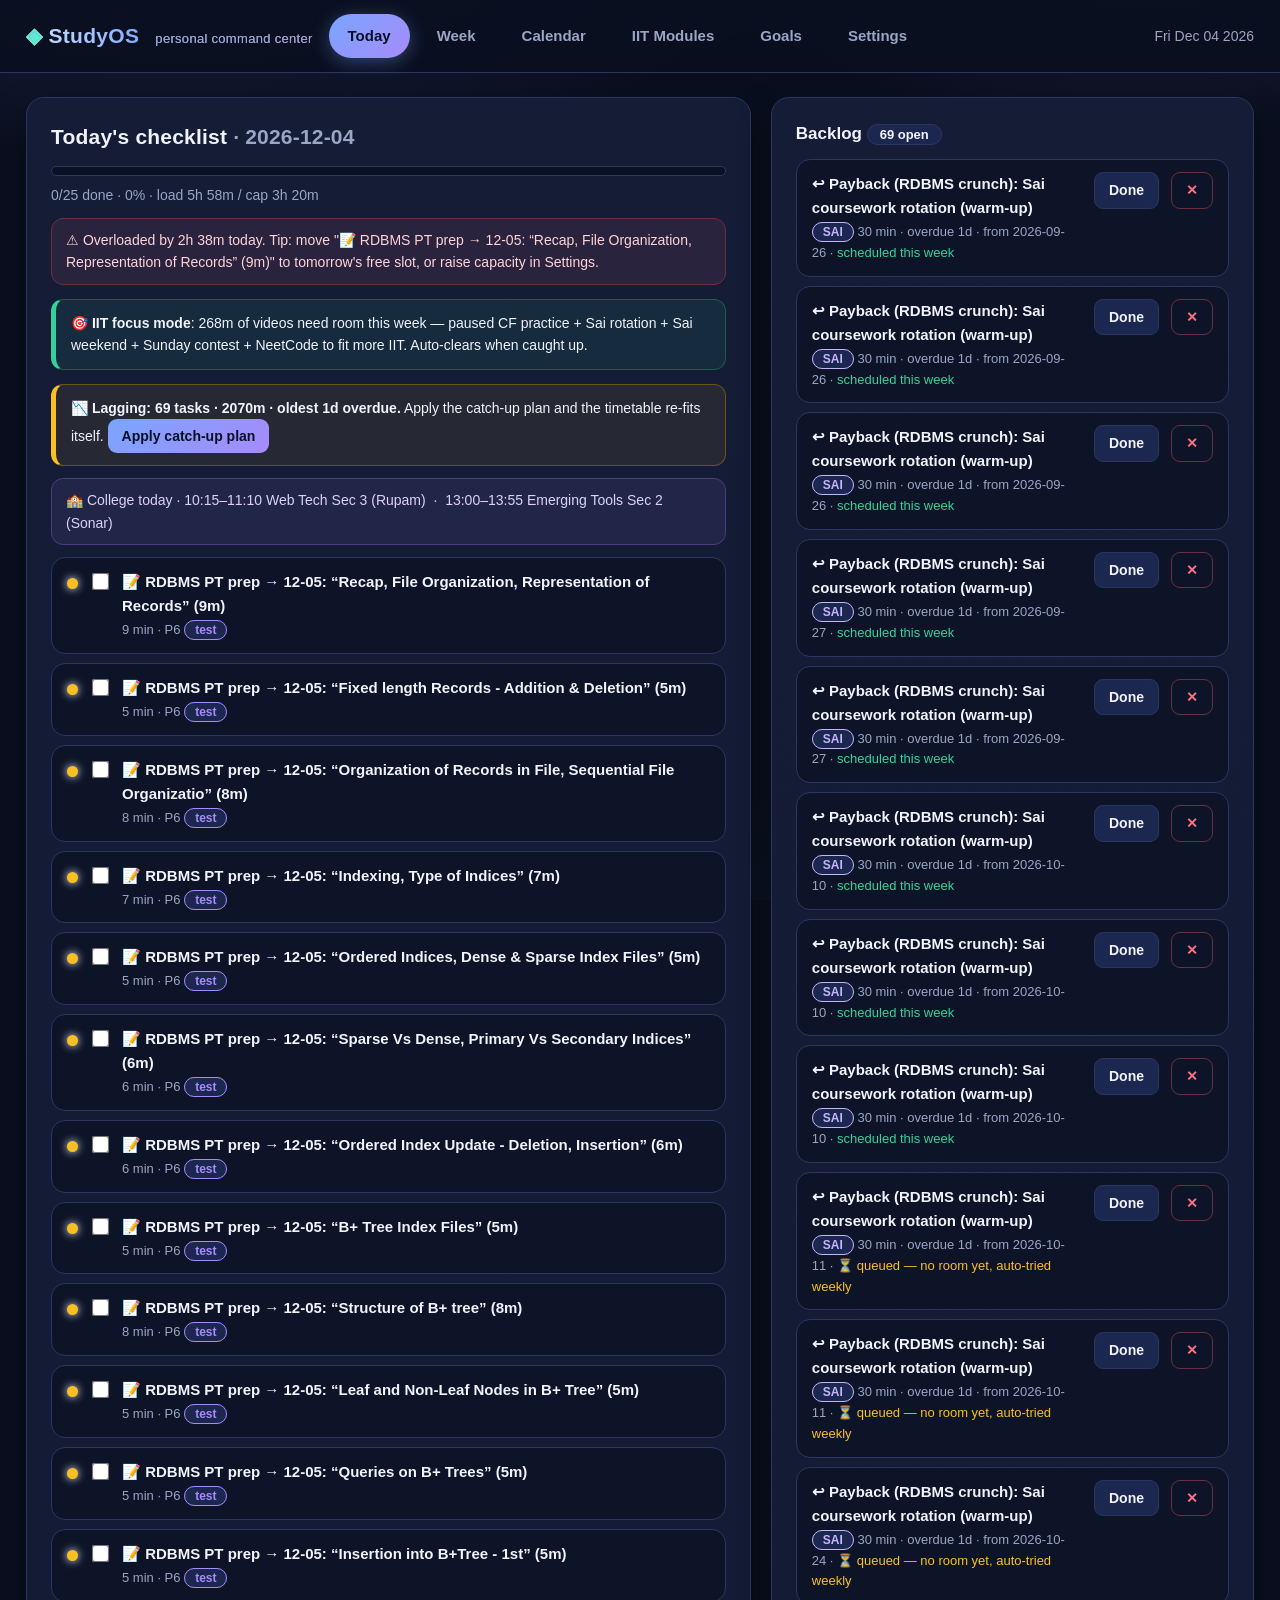
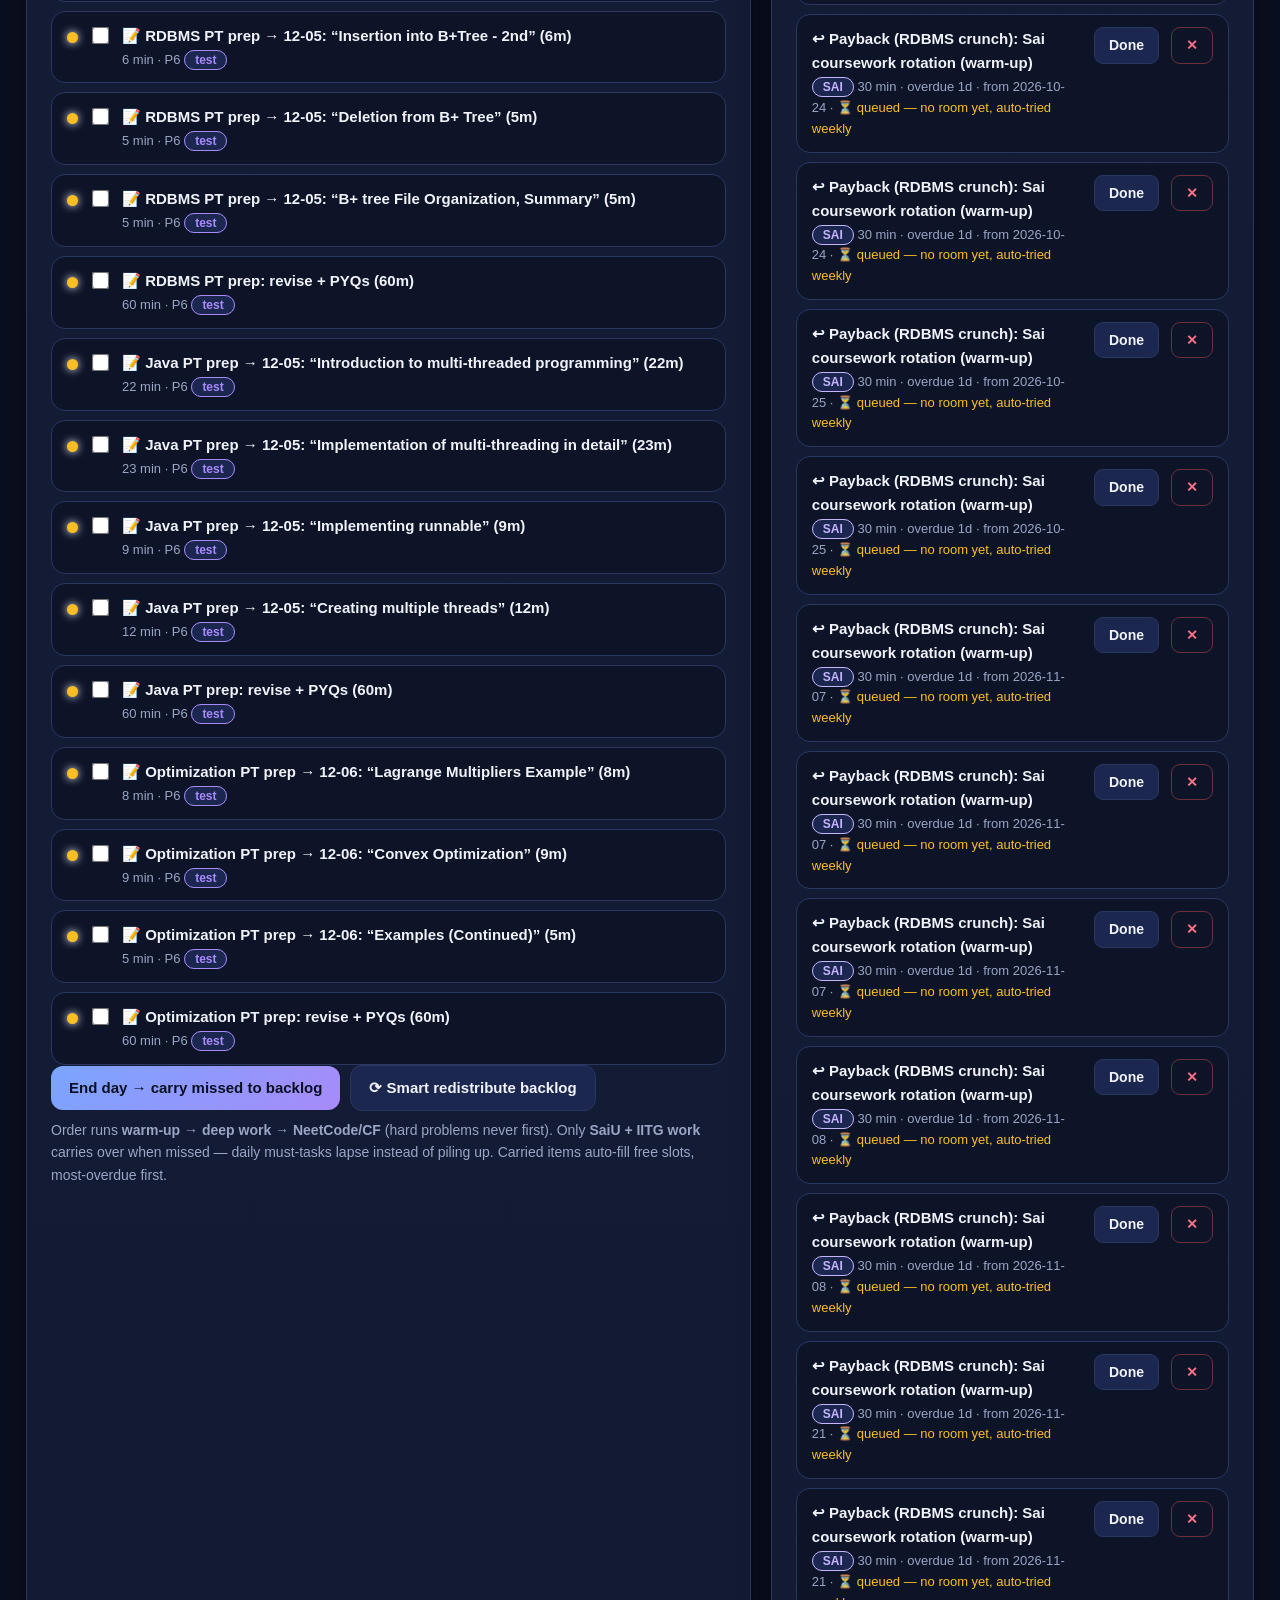
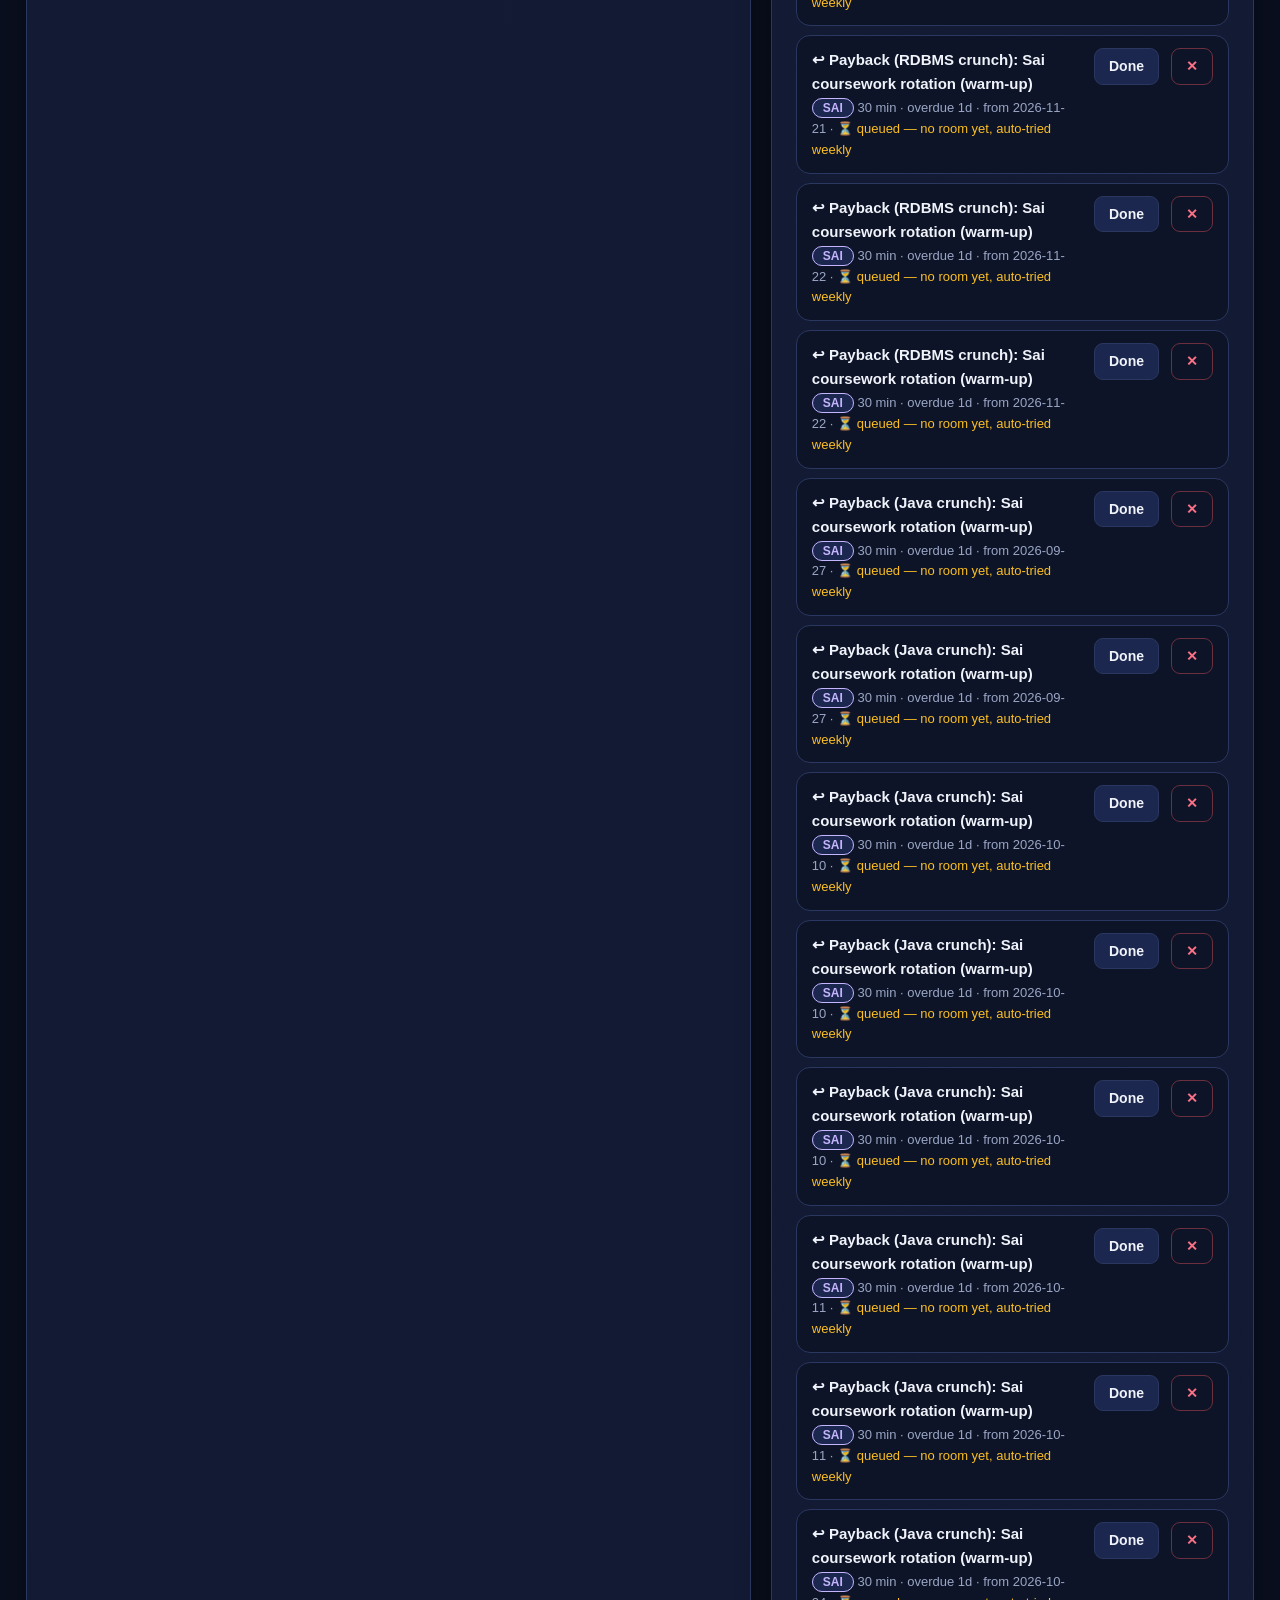
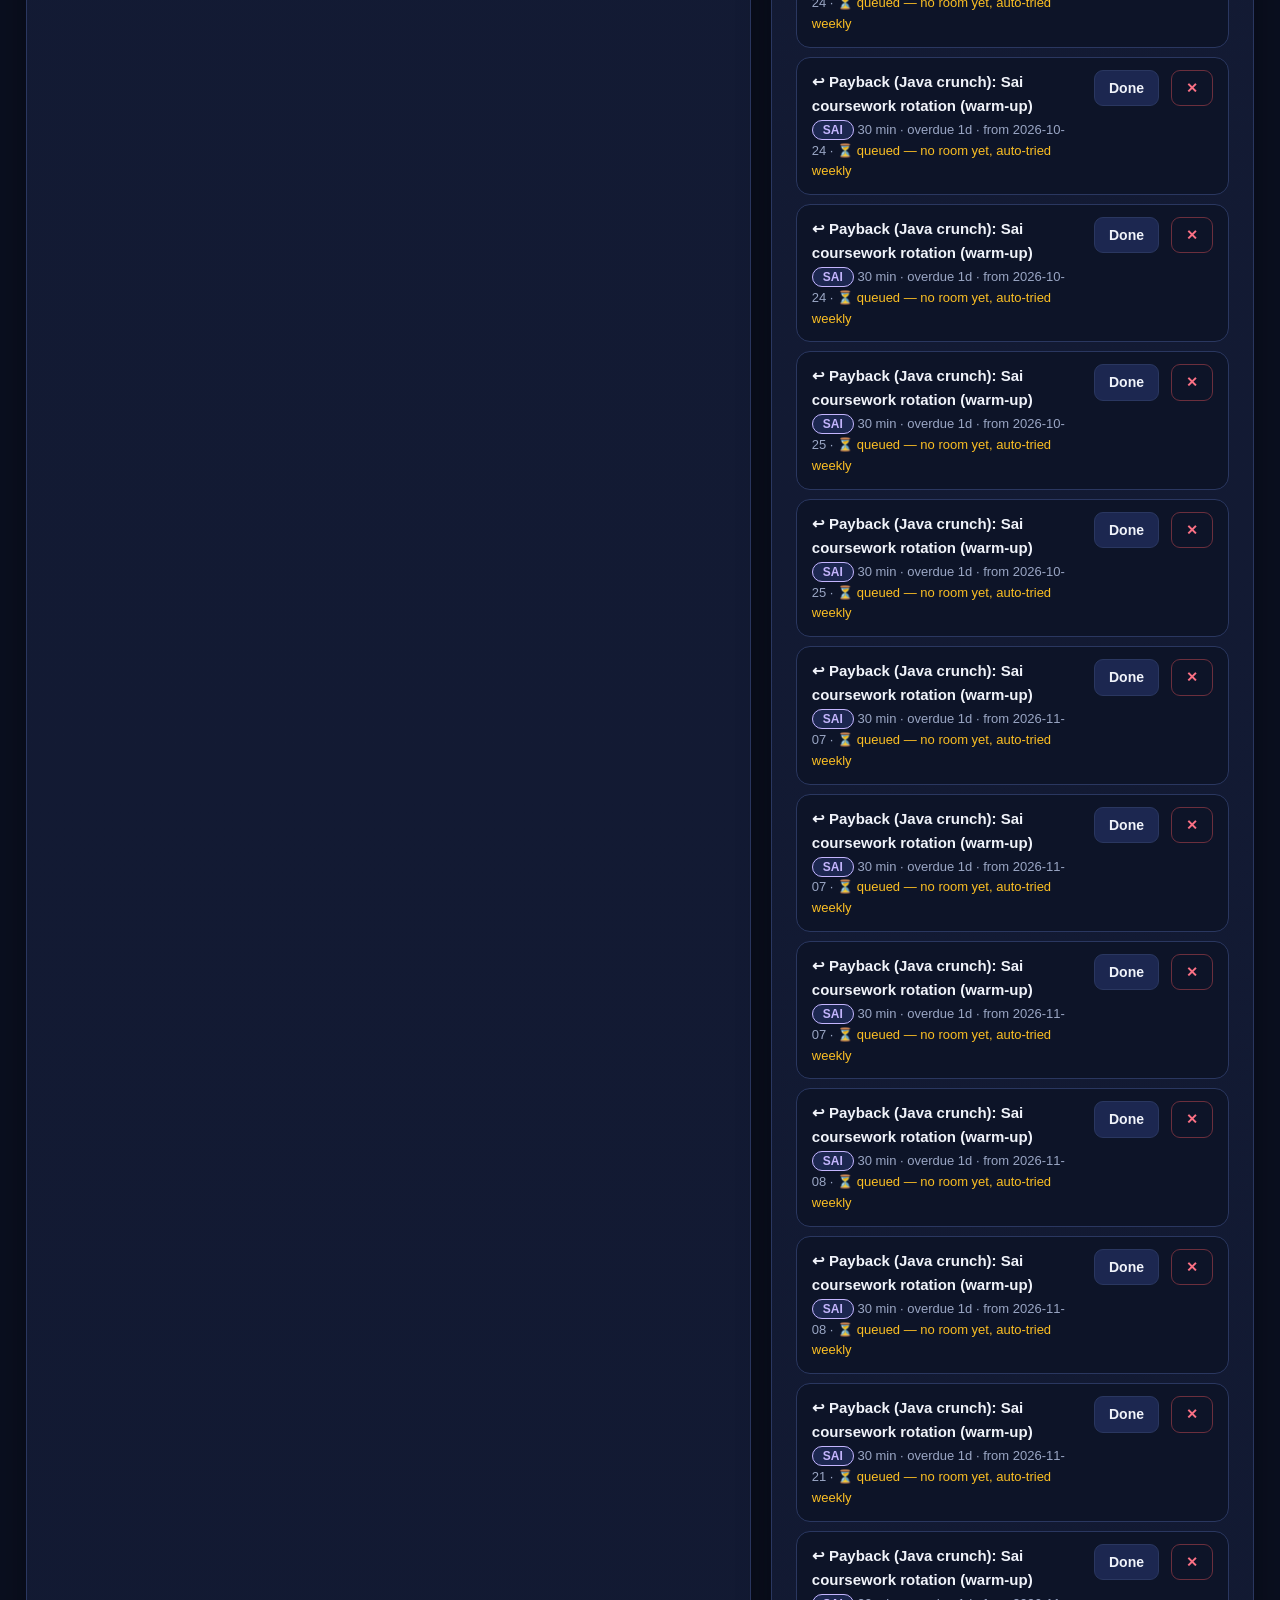
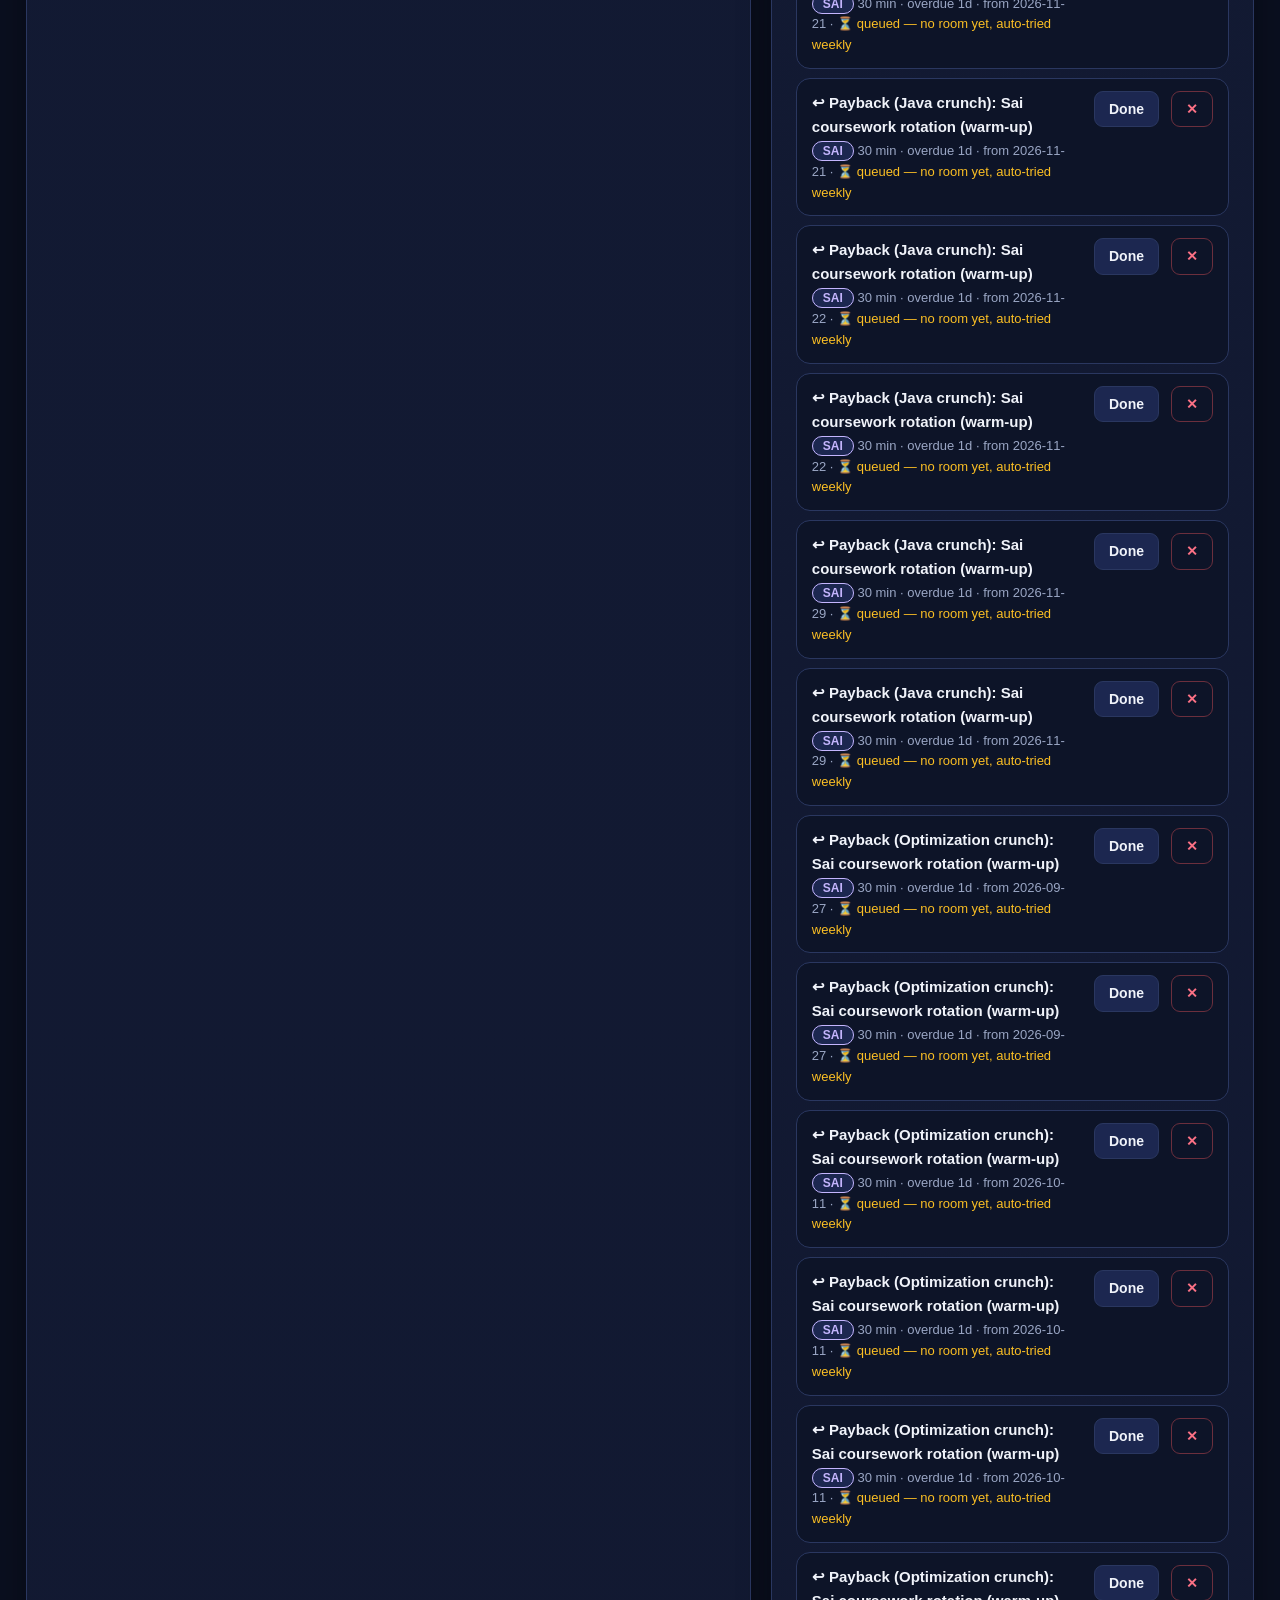
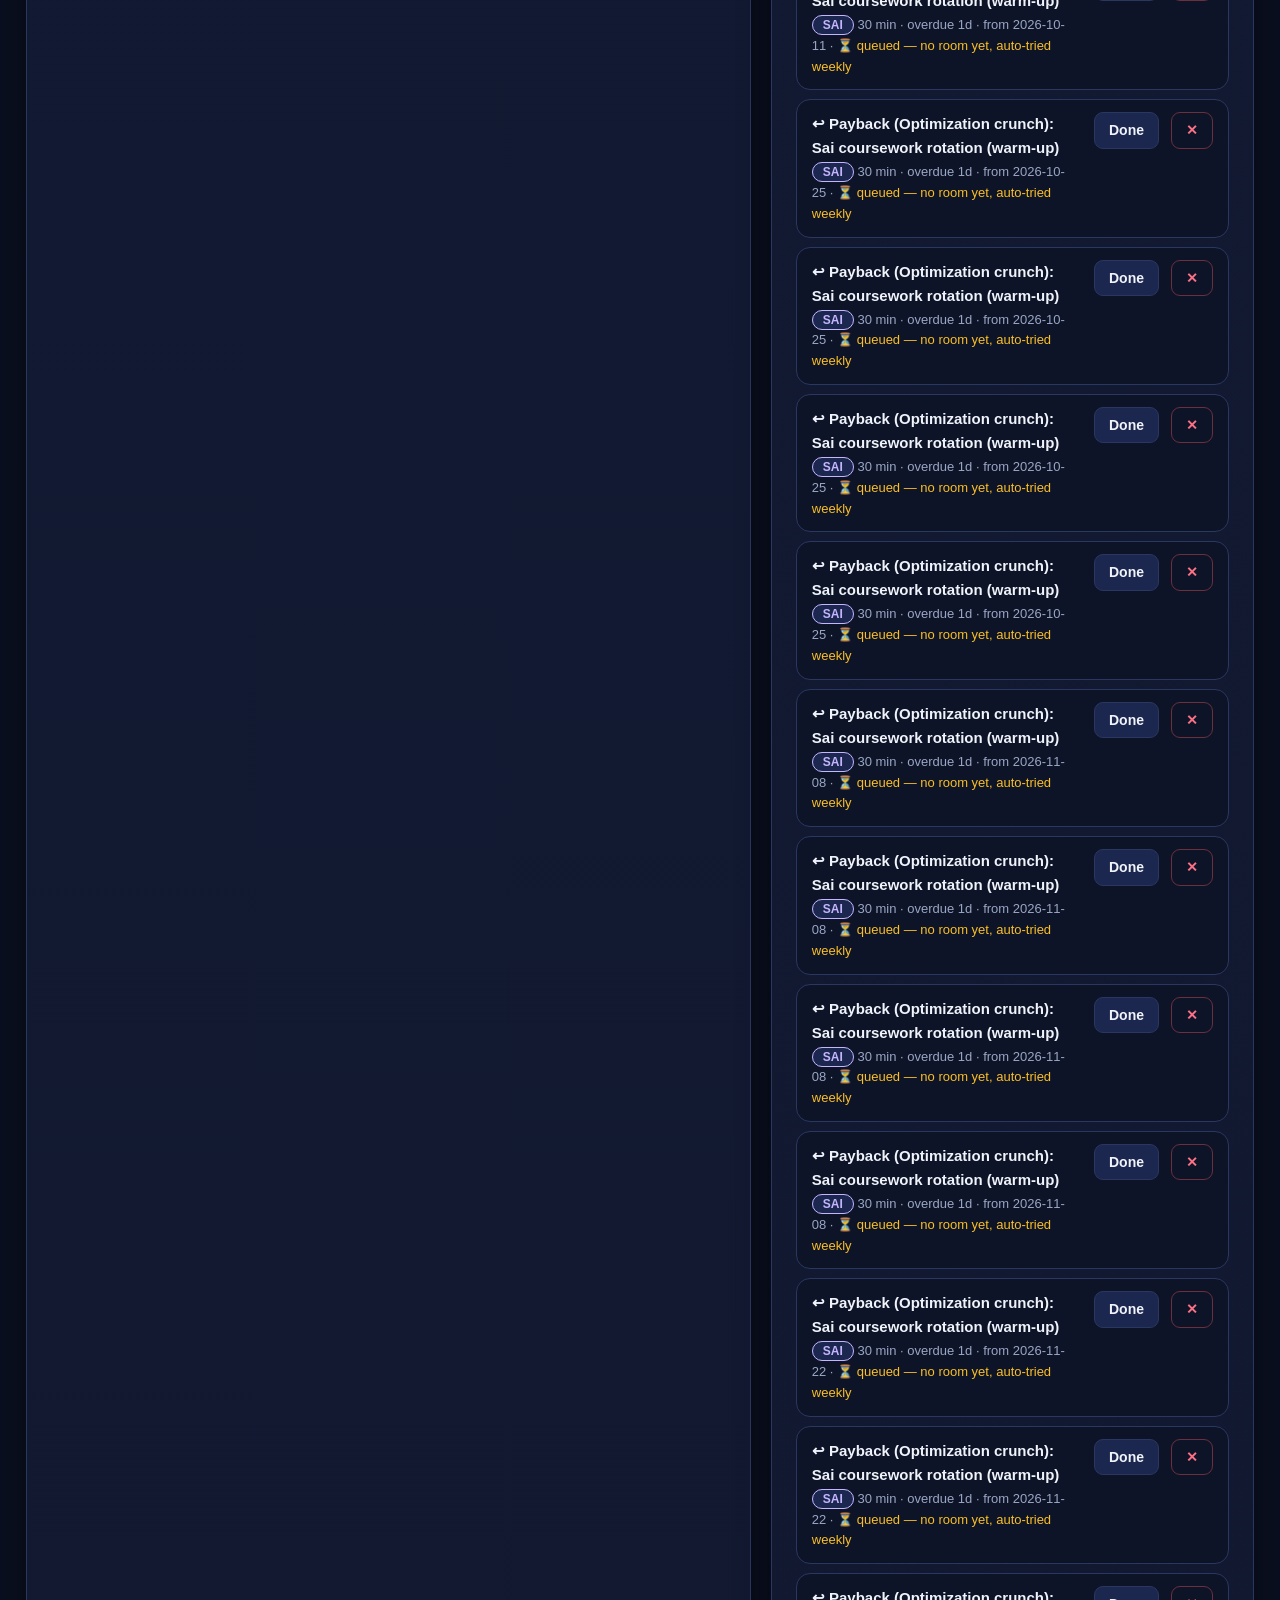
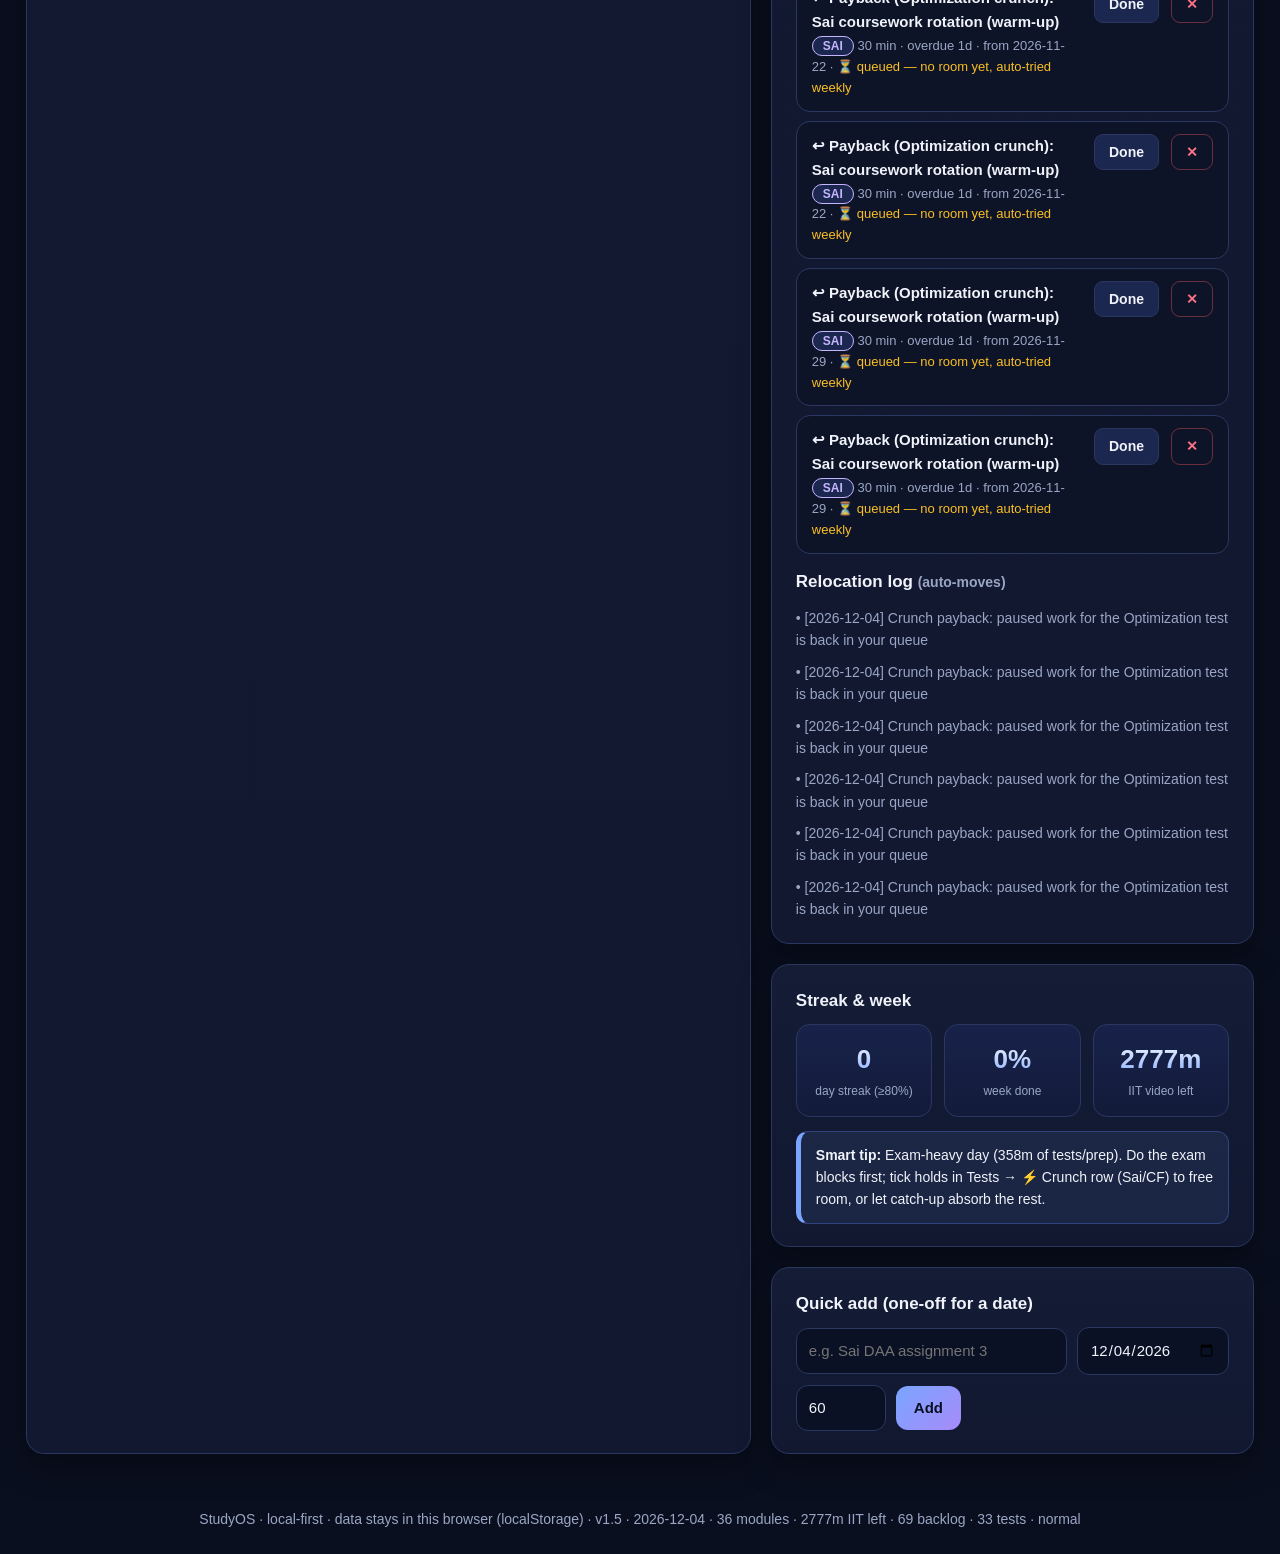
<file: index.html>
<!DOCTYPE html>
<html lang="en">
<head>
<meta charset="UTF-8">
<meta name="viewport" content="width=device-width, initial-scale=1.0">
<title>StudyOS — Personal Command Center</title>
<link rel="stylesheet" href="styles.css">
</head>
<body>
<header class="topbar">
  <div class="brand"><span class="logo">◈</span> StudyOS <span class="sub">personal command center</span></div>
  <nav class="tabs" id="tabs">
    <button data-tab="today" class="active">Today</button>
    <button data-tab="week">Week</button>
    <button data-tab="cal">Calendar</button>
    <button data-tab="iit">IIT Modules</button>
    <button data-tab="goals">Goals</button>
    <button data-tab="settings">Settings</button>
  </nav>
  <div class="today-label" id="todayLabel"></div>
</header>

<main>
<div id="errBanner" class="warn" style="display:none"></div>
  <!-- TODAY -->
  <section id="tab-today" class="tabpage active">
    <div class="grid2">
      <div class="card">
        <h2>Today's checklist <span class="muted" id="todayDate"></span></h2>
        <div class="progress"><div id="todayBar"></div></div>
        <p class="muted small" id="todayStats"></p>
        <div id="overloadWarn"></div>
        <div id="autoNotice"></div>
        <div id="behindBanner"></div>
        <div id="trimBanner"></div>
        <div id="collegeBanner"></div>
        <ul id="todayList" class="tasklist"></ul>
        <div class="row">
          <button id="closeDayBtn" class="btn primary">End day → carry missed to backlog</button>
          <button id="redistBtn" class="btn">⟳ Smart redistribute backlog</button>
        </div>
        <p class="muted small">Order runs <b>warm-up → deep work → NeetCode/CF</b> (hard problems never first). Only <b>SaiU + IITG work</b> carries over when missed — daily must-tasks lapse instead of piling up. Carried items auto-fill free slots, most-overdue first.</p>
      </div>
      <div>
        <div class="card">
          <h3>Backlog <span id="backlogCount" class="pill"></span></h3>
          <ul id="backlogList" class="tasklist"></ul>
          <h3 style="margin-top:14px">Relocation log <span class="muted small">(auto-moves)</span></h3>
          <ul id="reloLog" class="tasklist small muted"></ul>
        </div>
        <div class="card">
          <h3>Streak &amp; week</h3>
          <div class="statrow">
            <div class="stat"><div class="statnum" id="streakNum">0</div><div class="statlbl">day streak (≥80%)</div></div>
            <div class="stat"><div class="statnum" id="weekPct">0%</div><div class="statlbl">week done</div></div>
            <div class="stat"><div class="statnum" id="iitLeft">0m</div><div class="statlbl">IIT video left</div></div>
          </div>
          <div id="smartTip" class="tip"></div>
        </div>
        <div class="card">
          <h3>Quick add (one-off for a date)</h3>
          <div class="row wrap">
            <input id="qaTitle" placeholder="e.g. Sai DAA assignment 3" style="flex:2">
            <input id="qaDate" type="date" style="flex:1">
            <input id="qaMin" type="number" min="10" step="5" value="60" style="width:90px" title="minutes">
            <button id="qaAdd" class="btn primary">Add</button>
          </div>
        </div>
      </div>
    </div>
  </section>

  <!-- WEEK -->
  <section id="tab-week" class="tabpage">
    <div class="card">
      <div class="row between">
        <h2>Week plan <span class="muted small" id="weekRange"></span></h2>
        <div class="row">
          <button id="expandAll" class="btn sm">Expand all</button>
          <button id="prevWk" class="btn sm">‹ Prev</button>
          <button id="thisWk" class="btn sm">This week</button>
          <button id="nextWk" class="btn sm">Next ›</button>
        </div>
      </div>
      <p class="muted small">Today is open — click any other day to expand it (or Expand all). Capacity = self-study min/day. Load = recurring + tests + IIT + books + backlog. Red = overloaded day.</p>
      <div id="weekGrid" class="weekgrid"></div>
    </div>
  </section>

  <!-- CALENDAR -->
  <section id="tab-cal" class="tabpage">
    <div class="grid2">
      <div class="card">
        <div class="row between">
          <h2 id="calTitle">Month</h2>
          <div class="row">
            <button id="calPrev" class="btn sm">‹ Prev</button>
            <button id="calNow" class="btn sm">Today</button>
            <button id="calNext" class="btn sm">Next ›</button>
          </div>
        </div>
        <div id="calGrid" class="calgrid"></div>
        <p class="muted small">🎓 college · 📝 tests · 🎯 events — click any date to plan it.</p>
      </div>
      <div>
        <div class="card">
          <h3 id="calDayTitle">Day</h3>
          <div id="calDayItems"></div>
        </div>
        <div class="card">
          <h3>Mark event on <span id="eDateLabel"></span></h3>
          <input id="eTitle" placeholder="Event (e.g. DAA class test — DP + Greedy)" style="width:100%;margin-bottom:8px">
          <div class="row wrap">
            <select id="eCourse">
              <optgroup label="SaiU">
                <option value="SAI|DAA">DAA</option><option value="SAI|Found. Data Engg">Found. Data Engg</option><option value="SAI|Web Tech">Web Tech</option><option value="SAI|Emerging Tools">Emerging Tools</option><option value="SAI|Intel. Embedded Sys">Intel. Embedded Sys</option><option value="SAI|Calculus">Calculus</option><option value="SAI|SaiU Other">SaiU Other</option>
              </optgroup>
              <optgroup label="IITG">
                <option value="IIT|Java">Java</option><option value="IIT|Statistics">Statistics</option><option value="IIT|RDBMS">RDBMS</option><option value="IIT|Optimization">Optimization</option><option value="IIT|All courses">All courses</option>
              </optgroup>
              <optgroup label="Other">
                <option value="GATE|GATE">GATE prep</option><option value="CP|Comp. programming">Comp. programming</option><option value="OSS|OpenCRE">OpenCRE</option>
              </optgroup>
            </select>
            <label class="small muted">Prep hours <input id="eHrs" type="number" min="0.5" step="0.5" value="5" style="width:72px"></label>
            <label class="small muted">Time <input id="eTime" type="time"></label>
          </div>
          <textarea id="eSyllabus" rows="3" placeholder="Syllabus / prep plan (e.g. DP Ch15 + 75 PYQs) — saved with the event"></textarea>
          <div id="eFit"></div>
          <div id="eHold" style="margin-top:8px"></div>
          <div class="row" style="margin-top:10px">
            <button id="eAdd" class="btn primary">Add event + spread prep</button>
          </div>
          <p class="muted small">Prep spreads over the days before the event. Held subjects pause till that day, then return as payback — other commitments are never silently dropped.</p>
        </div>
      </div>
    </div>
  </section>

  <!-- IIT -->
  <section id="tab-iit" class="tabpage">
    <div class="card">
      <h2>Tests &amp; assessments</h2>
      <div id="examRadar" style="margin-bottom:12px"></div>
      <div class="row wrap" style="margin-bottom:10px">
        <span class="small"><b>PT backup slots</b> <span class="muted">(same-weekend, constant per course — missed slot 1 shifts here)</span>:</span>
        <label class="small">RDBMS <select data-pbday="RDBMS"><option>Sat</option><option>Sun</option></select> <input type="time" data-pbtime="RDBMS" style="width:100px"></label>
        <label class="small">Java <select data-pbday="Java"><option>Sat</option><option>Sun</option></select> <input type="time" data-pbtime="Java" style="width:100px"></label>
        <label class="small">Optimization <select data-pbday="Optimization"><option>Sat</option><option>Sun</option></select> <input type="time" data-pbtime="Optimization" style="width:100px"></label>
      </div>
      <div class="row wrap" style="margin-bottom:10px">
        <label class="small muted">System <select id="tSys"><option value="iitg">IITG (proctored ⇄ non-proctored)</option><option value="sai">SaiU class test</option></select></label>
      </div>
      <div id="iitgForm">
      <p class="muted small">Proctored → <b>120m</b> exam + 150m prep auto-spread over the days before it. Non-Proctored → <b>30m</b> exam + 45m prep, same spreading. Daily amounts scale with distance-to-test (≤60m/day). Blocks are date-fixed; IIT videos squeeze around them and auto-carry, so other subjects are never displaced.</p>
      <div class="row wrap">
        <select id="tCourse"><option>All courses</option><option>Java</option><option>Statistics</option><option>RDBMS</option><option>Optimization</option></select>
        <label class="small muted">First week <select id="tFirst"><option value="nonproctored">Non-proctored</option><option value="proctored">Proctored</option></select></label>
        <label class="small muted">Start date <input id="tStart" type="date"></label>
        <label class="small muted">Time <input id="tTime" type="time" value="08:00"></label>
        <label class="small muted">Covers modules <input id="tCovers" placeholder="auto (e.g. 2, 1-2)" style="width:110px"></label>
        <label class="small muted">Weeks <input id="tWeeks" type="number" min="1" max="16" value="8" style="width:70px"></label>
        <button id="addAltTests" class="btn primary">Add alternating series</button>
        <button id="addOneTest" class="btn">Add single test</button>
      </div>
      </div>
      <div id="saiForm" style="display:none">
      <p class="muted small">Tell me the test <b>and</b> your prep plan — e.g. <i>75 PYQs</i> or <i>3h of video material</i> — and the time is auto-spread across the days before it in ≤60m sessions.</p>
      <div class="row wrap">
        <select id="sCourse"><option>DAA</option><option>Found. Data Engg</option><option>Web Tech</option><option>Emerging Tools</option><option>Intel. Embedded Sys</option><option>Calculus</option><option>Other</option></select>
        <input id="sTitle" placeholder="Test topic (e.g. DP + Greedy)" style="flex:1;min-width:160px">
        <label class="small muted">Date <input id="sDate" type="date"></label>
        <label class="small muted">Time <input id="sTime" type="time"></label>
      </div>
      <div class="row wrap" style="margin-top:8px">
        <label class="small muted">I will solve <select id="sMode"><option value="q">PYQs / questions</option><option value="h">hours of material</option></select></label>
        <input id="sQty" type="number" min="1" value="75" style="width:90px" title="number of questions or hours">
        <label class="small muted">min per Q <input id="sPerQ" type="number" min="1" value="4" style="width:65px"></label>
        <button id="sAdd" class="btn primary">Add SaiU test + spread prep</button>
      </div>
      <div id="sCalc" class="small" style="margin-top:6px;color:var(--teal)"></div>
      </div>
      <div class="row wrap" style="margin-top:12px;border-top:1px solid var(--line);padding-top:12px">
        <span class="small"><b>⚡ Crunch mode</b> <span class="muted">(every test, any subject)</span>: when a test is within
        <input id="cDays" type="number" min="0" max="7" value="3" style="width:62px"> days, pause
        <label><input type="checkbox" data-pz="sai"> Sai</label>
        <label><input type="checkbox" data-pz="cf"> CF</label>
        <label><input type="checkbox" data-pz="oss"> OWASP</label>
        <label><input type="checkbox" data-pz="algo"> GATE Algo</label>
        <label><input type="checkbox" data-pz="dbms"> GATE DBMS</label>
        <label><input type="checkbox" data-pz="nc"> NeetCode</label>
        <label><input type="checkbox" data-pz="iit"> IIT videos</label><br>
        <span class="muted">Paused subjects vanish pre-test to fund prep — then return as payback backlog after the test. Toggle per test with its ⚡ button.</span></span>
      </div>
      <div id="testList" style="margin-top:10px"></div>
    </div>
    <div class="card">
      <h2>Book reading plans <span class="muted small">pages-per-week pacing</span></h2>
      <p class="muted small">Set chapters + a deadline — the app tells you <b>pages/week</b> and spreads daily sessions. Log pages read per chapter; pace and sessions shrink automatically. Page counts are estimates: fix them against your copy.</p>
      <div class="row wrap">
        <label class="small muted">Reading speed <input id="bookPph" type="number" min="2" max="30" value="6" style="width:65px"> pages/hour</label>
        <label class="small muted">Max reading <input id="bookMaxDay" type="number" min="10" max="120" step="5" value="30" style="width:65px"> min/day</label>
      </div>
      <div id="bookList" style="margin-top:10px"></div>
      <details style="margin-top:8px">
        <summary class="muted small">Add another book (tap to expand)</summary>
        <div class="row wrap" style="margin-top:8px">
          <input id="bTitle" placeholder="Book title (e.g. CLRS — Graphs)" style="flex:2;min-width:160px">
          <label class="small muted">Deadline <input id="bDeadline" type="date" value="2026-12-20"></label>
          <button id="bAdd" class="btn sm primary">Add book</button>
        </div>
        <textarea id="bChapters" rows="4" placeholder="One chapter per line — Name: pages&#10;Dynamic programming (Ch 15): 47&#10;Greedy (Ch 16): 43"></textarea>
      </details>
    </div>
    <div class="grid2">
      <div class="card">
        <h2>Add week's module</h2>
        <p class="muted small">I can't log into Coursera for you (login wall), so paste the week's video list here. The parser accepts <code>mm:ss</code>, <code>h:mm:ss</code>, <code>12 min</code>, <code>1h 20m</code> — one video per line.</p>
        <div class="row wrap">
          <select id="mCourse">
            <option>Java</option><option>Statistics</option><option>RDBMS</option><option>Optimization</option>
          </select>
          <input id="mWeek" type="number" min="1" max="20" value="1" style="width:80px" title="week number">
          <input id="mTitle" placeholder="Module title (optional)" style="flex:1">
        </div>
        <textarea id="mPaste" rows="7" placeholder="Example:&#10;Intro to OOP — 12:34&#10;Classes & objects — 45:10&#10;Inheritance 1h 02:15&#10;Practice quiz — 20 min"></textarea>
        <div class="row">
          <button id="mPreview" class="btn">Preview parse</button>
          <button id="mSave" class="btn primary">Save module &amp; schedule it</button>
        </div>
        <div id="mOut" class="muted small"></div>
      </div>
      <div class="card">
        <h2>Coursera helper <span class="muted small">semi-auto import</span></h2>
        <details>
          <summary class="muted small">How to copy durations from Coursera (tap to expand)</summary>
          <p class="muted small">On your open Coursera module page, press <code>F12 → Console</code>, paste this snippet, hit Enter. It copies all video durations — then paste them on the left.</p>
          <pre id="scraperSnippet" class="code"></pre>
          <button id="copySnippet" class="btn sm">Copy snippet</button>
        </details>
        <h3 style="margin-top:18px">Saved modules</h3>
        <div class="row" style="margin-bottom:8px">
          <input id="modSearch" placeholder="Find a video… (e.g. foreign key)" style="flex:1">
          <button id="reseedBtn" class="btn sm">↻ Reload trimester dataset</button>
        </div>
        <div id="moduleList"></div>
      </div>
    </div>
  </section>

  <!-- GOALS -->
  <section id="tab-goals" class="tabpage">
    <div class="grid3" id="goalsGrid"></div>
    <div class="card">
      <h3>Anything missing?</h3>
      <p class="small muted">Ideas: Sai exam-prep buffer in the last 3 weeks (share exam dates and Sai priority auto-raises), 7h sleep + 20-min walk guardrail. Tell me and I'll hardcode it, or use Quick add.</p>
    </div>
  </section>

  <!-- SETTINGS -->
  <section id="tab-settings" class="tabpage">
    <div class="card">
      <h2>Daily self-study capacity (minutes)</h2>
      <p class="muted small">Built for a <b>9:30 PM start, ~3–3.5h gross</b> (breaks included): ~3h weekdays, 4h weekends. Raise only if you genuinely have more.</p>
      <div id="capGrid" class="capgrid"></div>
      <div class="row wrap" style="margin-top:12px;align-items:flex-end">
        <label class="small muted">IIT playback speed<br>
          <select id="speedSel">
            <option value="1">1×</option><option value="1.25">1.25×</option>
            <option value="1.5">1.5×</option><option value="2">2×</option>
          </select>
        </label>
      <div class="row" style="margin-top:12px">
        <button id="saveCap" class="btn primary">Save &amp; rebuild schedule</button>
        <button id="resetAll" class="btn danger">Reset all data</button>
      </div>
    </div>
    <div class="card">
      <h2>College hours <span class="muted small">blocked — never scheduled over</span></h2>
      <p class="muted small">Seeded from the SaiU sheet for Sec 3 + ETA Sec 2. Delete anything that isn't yours.</p>
      <div id="collegeList"></div>
      <div class="row wrap" style="margin-top:8px">
        <select id="cDay"><option>Mon</option><option>Tue</option><option>Wed</option><option>Thu</option><option>Fri</option><option>Sat</option><option>Sun</option></select>
        <input id="cStart" placeholder="09:15" style="width:80px">
        <input id="cEnd" placeholder="10:10" style="width:80px">
        <input id="cTitle" placeholder="Course" style="flex:1;min-width:140px">
        <button id="cAdd" class="btn sm">Add class</button>
      </div>
    </div>
    <div class="card">
      <details>
        <summary><b>How the smart scheduler works</b> <span class="muted small">(tap to expand)</span></summary>
      <ol class="small">
        <li>Fixed recurring load — Sai warm-up first, then GATE/IIT/tests deep work, NeetCode + CF after (never first hour), ending ~3–3.5h/day.</li>
        <li>Tests (exam + type-based prep) are date-fixed right after recurring — IIT videos absorb the squeeze and auto-carry, so core subjects are never displaced.</li>
        <li>Proctored tests carry a next-day backup slot: miss slot 1 and everything shifts automatically.</li>
        <li>Each course's weekly videos are split into ≤35-min sessions and dealt round-robin across all 7 days — every course progresses daily, all finish together, no day breached unless the week's total exceeds free time.</li>
        <li>Backlog (missed <b>SaiU/IITG only</b> — daily must-tasks lapse) is fitted next, highest overdue-days first, into leftover free slots — never piled onto one day.</li>
        <li>Falling behind (150m+ backlog or 3d overdue) offers a one-click catch-up plan that lightens flexible load until you recover.</li>
        <li>College hours are blocked and never scheduled over. Overload days turn red with a tip on what shifted.</li>
        <li>Calendar events spread prep over prior days; shortfalls ask you to hold subjects, which return as payback after the event.</li>
        <li>IIT-first governor auto-pauses flex subjects when video lag exceeds free room (CF first, NeetCode only in extremes).</li>
      </ol>
      </details>
      <div class="row" style="margin-top:10px">
        <button id="selfTest" class="btn sm">▶ Run self-test</button>
      </div>
      <div id="selfOut" class="small" style="margin-top:8px"></div>
    </div>
  </section>
</main>

<footer class="muted small center">StudyOS · local-first · data stays in this browser (localStorage) · <span id="ver"></span> · <span id="diagLine"></span></footer>
<script>
window.addEventListener('error',function(e){var d=document.getElementById('errBanner');if(d){d.style.display='block';d.textContent='⚠ App error: '+(e.message||'unknown error')+' — press Ctrl+Shift+R to hard-refresh. If it persists, copy this exact text and send it to me.';}});
</script>
<script src="seeds.js?v=1"></script>
<script src="app.js?v=1.5"></script>
</body>
</html>
</file>
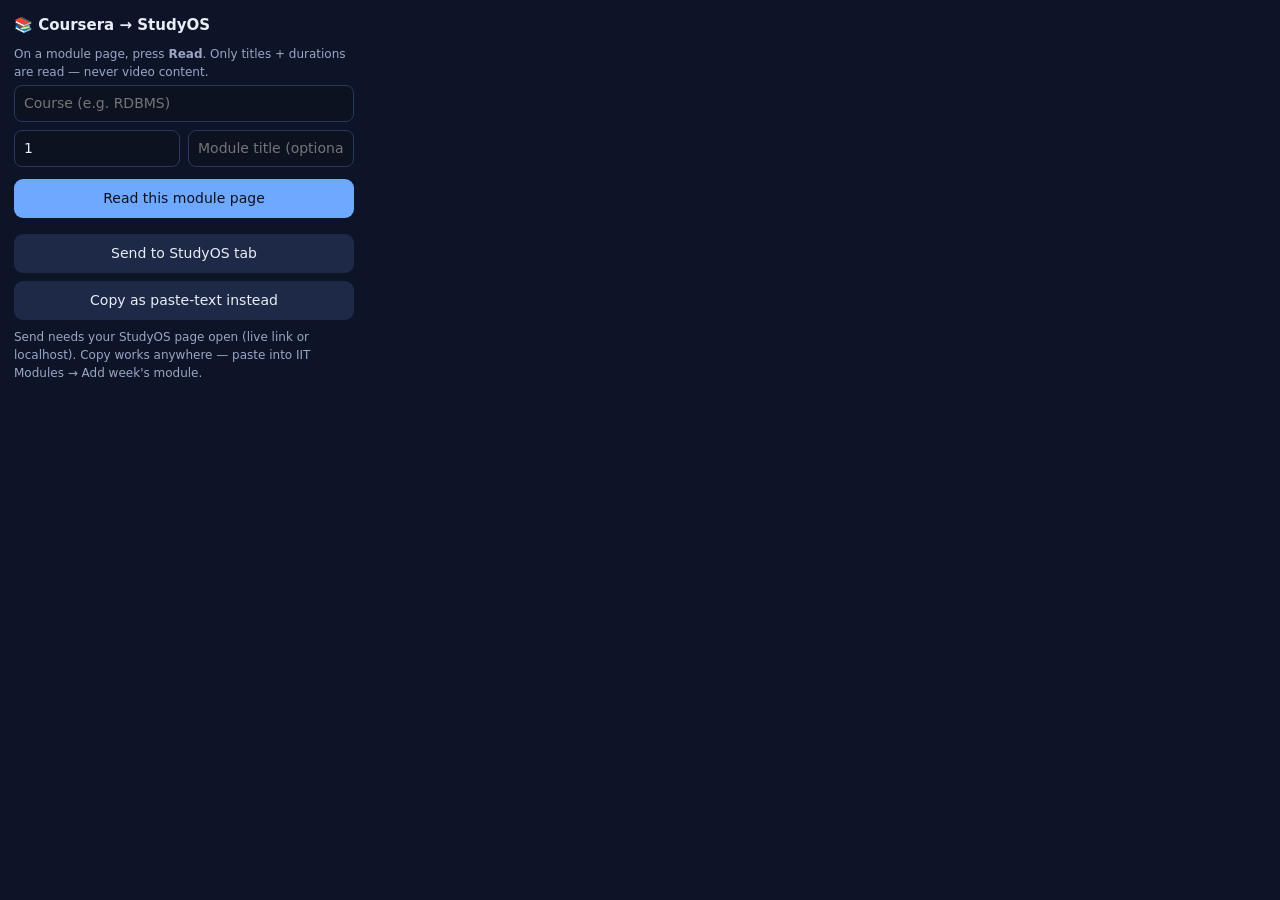
<file: extension/popup.html>
<!DOCTYPE html>
<html>
<head><meta charset="utf-8"><style>
body{width:340px;margin:0;padding:14px;font:14px/1.5 system-ui,Segoe UI,Roboto,Arial;background:#0d1428;color:#e9edf5}
h3{margin:0 0 8px;font-size:15px}
input,select{width:100%;background:#0c1220;border:1px solid #2a3760;color:#e9edf5;border-radius:8px;padding:7px 9px;margin:4px 0;font:inherit;box-sizing:border-box}
.row{display:flex;gap:8px}.row>*{flex:1}
button{background:#6ea8ff;border:0;color:#0a1226;font-weight:700;border-radius:9px;padding:9px;cursor:pointer;width:100%;margin-top:8px;font:inherit}
button.ghost{background:#1d2946;color:#e9edf5}
#out{font-size:12px;color:#9aa6c4;margin-top:8px;max-height:180px;overflow:auto;white-space:pre-wrap}
.small{font-size:12px;color:#9aa6c4}
.ok{color:#34d399}.warn{color:#fbbf24}
</style></head>
<body>
<h3>📚 Coursera → StudyOS</h3>
<div class="small">On a module page, press <b>Read</b>. Only titles + durations are read — never video content.</div>
<input id="course" placeholder="Course (e.g. RDBMS)">
<div class="row">
<input id="week" type="number" min="1" max="20" value="1" title="week number">
<input id="title" placeholder="Module title (optional)">
</div>
<button id="read">Read this module page</button>
<div id="out"></div>
<button id="send" class="ghost" disabled>Send to StudyOS tab</button>
<button id="copy" class="ghost" disabled>Copy as paste-text instead</button>
<div class="small" style="margin-top:8px">Send needs your StudyOS page open (live link or localhost). Copy works anywhere — paste into IIT Modules → Add week's module.</div>
<script src="popup.js"></script>
</body>
</html>
</file>
<file: styles.css>
:root{
  --bg:#0a0f1f; --card:#121a31; --card2:#0d1428; --line:#2a3760;
  --txt:#f0f3fa; --mut:#9aa6c4; --acc:#7aa5ff; --violet:#a78bfa; --teal:#5eead4;
  --ok:#34d399; --warn:#fbbf24; --bad:#fb7185; --radius:18px;
}
*{box-sizing:border-box}
body{margin:0;color:var(--txt);
  background:radial-gradient(1100px 480px at 15% -120px,rgba(122,165,255,.16) 0%,transparent 60%),
             radial-gradient(900px 420px at 90% -100px,rgba(167,139,250,.14) 0%,transparent 55%),
             radial-gradient(800px 500px at 50% 120%,rgba(94,234,212,.06) 0%,transparent 60%),
             var(--bg);
  background-attachment:fixed;
  font:16px/1.6 -apple-system,"Segoe UI",Roboto,Inter,Arial,sans-serif;-webkit-font-smoothing:antialiased}
::selection{background:rgba(122,165,255,.35)}
.topbar{display:flex;align-items:center;gap:16px;padding:14px 26px;border-bottom:1px solid var(--line);position:sticky;top:0;background:rgba(10,15,31,.88);backdrop-filter:blur(12px);z-index:5;flex-wrap:wrap}
.brand{font-weight:800;font-size:21px;letter-spacing:.3px;background:linear-gradient(90deg,#cfe0ff,var(--acc) 45%,var(--violet));-webkit-background-clip:text;background-clip:text;color:transparent}
.logo{color:var(--teal);-webkit-text-fill-color:var(--teal)}
.sub{font-weight:500;color:var(--mut);font-size:13px;margin-left:10px;-webkit-text-fill-color:var(--mut)}
.tabs{display:flex;gap:8px;flex-wrap:wrap}
.tabs button{background:transparent;border:1px solid transparent;color:var(--mut);padding:9px 18px;border-radius:999px;cursor:pointer;font:inherit;font-weight:700;font-size:15px}
.tabs button:hover{color:var(--txt);background:#1a2450}
.tabs button.active{background:linear-gradient(135deg,var(--acc),var(--violet));color:#0a1024;box-shadow:0 4px 18px rgba(122,165,255,.35)}
.today-label{margin-left:auto;color:var(--mut);font-size:14px}
main{max-width:1500px;margin:0 auto;padding:24px 26px 10px}
#errBanner{max-width:1500px;margin:14px auto 0}
.card{background:linear-gradient(180deg,#141c36,#111830);border:1px solid var(--line);border-radius:var(--radius);padding:22px 24px;margin-bottom:20px;box-shadow:0 12px 32px rgba(0,0,0,.35)}
h2{margin:0 0 8px;font-size:21px;letter-spacing:.2px}
h3{margin:0 0 10px;font-size:17px}
.muted{color:var(--mut)}.small{font-size:14px}.center{text-align:center}
p.muted{margin:8px 0 12px}
.grid2{display:grid;grid-template-columns:1.5fr 1fr;gap:20px}
@media(max-width:1000px){.grid2{grid-template-columns:1fr}}
.grid3{display:grid;grid-template-columns:repeat(3,1fr);gap:20px;margin-bottom:20px}
@media(max-width:1000px){.grid3{grid-template-columns:1fr}}
.row{display:flex;gap:10px;align-items:center}.wrap{flex-wrap:wrap}.between{justify-content:space-between}
.btn{background:#1c2750;border:1px solid var(--line);color:var(--txt);padding:10px 18px;border-radius:12px;cursor:pointer;font:inherit;font-weight:700;font-size:15px}
.btn:hover{border-color:var(--acc);box-shadow:0 0 14px rgba(122,165,255,.25)}
.btn.primary{background:linear-gradient(135deg,var(--acc),var(--violet));border:0;color:#0a1024}
.btn.danger{background:transparent;border-color:#6b2f3d;color:var(--bad)}
.btn.sm{padding:6px 14px;font-size:14px;border-radius:9px}
.btn:disabled{opacity:.5}
input,select,textarea{background:#0b1124;border:1px solid var(--line);color:var(--txt);border-radius:12px;padding:10px 12px;font:inherit;font-size:15px}
input:focus,select:focus,textarea:focus{outline:none;border-color:var(--acc);box-shadow:0 0 0 3px rgba(122,165,255,.15)}
textarea{width:100%;margin:10px 0;font-family:ui-monospace,Consolas,monospace}
code{background:#0b1124;padding:2px 8px;border-radius:7px;border:1px solid var(--line);font-size:13px}
.code{background:#080d1d;border:1px solid var(--line);border-radius:12px;padding:12px;font-size:13px;white-space:pre-wrap;max-height:220px;overflow:auto}
details{border:0}
details>summary{cursor:pointer;list-style:none;font-weight:700;font-size:15px}
details>summary::-webkit-details-marker{display:none}
details>summary:before{content:"▸ ";color:var(--teal)}
details[open]>summary:before{content:"▾ "}
.progress{height:10px;background:#0b1124;border-radius:99px;overflow:hidden;margin:12px 0 6px;border:1px solid var(--line)}
.progress>div{height:100%;background:linear-gradient(90deg,var(--acc),var(--teal));border-radius:99px;transition:width .3s}
.tasklist{list-style:none;margin:12px 0 0;padding:0;display:flex;flex-direction:column;gap:9px}
.task{display:flex;gap:12px;align-items:flex-start;background:var(--card2);border:1px solid var(--line);border-radius:14px;padding:12px 15px;font-size:15px}
.task:hover{border-color:#3d4f8f;transform:translateY(-1px)}
.task.done{opacity:.55}.task.done .t{text-decoration:line-through}
.task input[type=checkbox]{margin-top:5px;transform:scale(1.35);accent-color:var(--acc);cursor:pointer}
.dot{width:11px;height:11px;border-radius:99px;margin-top:8px;flex:none;box-shadow:0 0 8px currentColor}
.task .t{font-weight:650}.task .meta{font-size:13px;color:var(--mut);margin-top:2px}
.badge{font-size:12px;padding:2px 10px;border-radius:99px;background:#1c2750;border:1px solid var(--line);white-space:nowrap;font-weight:700}
.badge.carry{border-color:var(--warn);color:var(--warn)}
.badge.iit{border-color:var(--acc);color:var(--acc)}
.badge.testb{border-color:var(--violet);color:var(--violet)}
.pill{background:#1c2750;border:1px solid var(--line);border-radius:99px;padding:2px 12px;font-size:13px}
.donebox{margin-top:10px;background:transparent;border:1px dashed var(--line);border-radius:14px;padding:10px 14px}
.donebox summary{font-size:14px;color:var(--mut);font-weight:700}
.statrow{display:flex;gap:12px}
.stat{flex:1;background:linear-gradient(180deg,#18224a,#131b3a);border:1px solid var(--line);border-radius:14px;padding:14px 8px;text-align:center}
.statnum{font-size:26px;font-weight:800;background:linear-gradient(180deg,#fff,var(--acc));-webkit-background-clip:text;background-clip:text;color:transparent}
.statlbl{font-size:12px;color:var(--mut);margin-top:2px}
.tip{background:rgba(122,165,255,.09);border:1px solid #31437c;border-left:5px solid var(--acc);border-radius:12px;padding:12px 15px;margin-top:14px;font-size:14px}
.tip.ok{border-color:#1d5c46;border-left-color:var(--ok);background:rgba(52,211,153,.08)}
.tip.warnb{border-color:#6b5416;border-left-color:var(--warn);background:rgba(251,191,36,.08)}
.warn{background:rgba(251,113,133,.09);border:1px solid #6b2f3d;color:#ffd3da;border-radius:12px;padding:10px 14px;margin:10px 0;font-size:14px}
.collegebar{background:rgba(167,139,250,.09);border:1px solid #4c3d80;border-radius:12px;padding:10px 14px;margin-top:12px;font-size:14px;color:#ddd0fa}
.weekgrid{display:grid;grid-template-columns:repeat(auto-fit,minmax(185px,1fr));gap:14px}
details.day{background:var(--card2);border:1px solid var(--line);border-radius:14px;padding:13px 15px;min-height:150px}
details.day.over{border-color:#6b2f3d}
details.day.today{border-color:var(--acc);box-shadow:0 0 0 1px var(--acc),0 0 24px rgba(122,165,255,.15)}
details.day summary{display:flex;align-items:center;gap:10px}
details.day summary:before{content:""}
.dname{font-weight:800;font-size:15px;white-space:nowrap}
.loadbar{flex:1;height:7px;background:#0b1124;border-radius:99px;overflow:hidden}
.loadbar>span{display:block;height:100%;background:linear-gradient(90deg,var(--acc),var(--teal));border-radius:99px}
.day.over .loadbar>span{background:linear-gradient(90deg,var(--warn),var(--bad))}
.cap{font-size:12px;color:var(--mut);white-space:nowrap;margin:8px 0}
.mini{font-size:13px;background:#141c3a;border:1px solid var(--line);border-radius:9px;padding:6px 10px;margin-bottom:6px;display:flex;gap:8px;align-items:center}
.mini .dot{margin-top:0;width:8px;height:8px}
.mini.done{opacity:.55}
.mini.college{border-color:#4c3d80;color:#ddd0fa;background:rgba(167,139,250,.07)}
.calgrid{display:grid;grid-template-columns:repeat(7,1fr);gap:8px}
.capgrid{display:grid;grid-template-columns:repeat(7,1fr);gap:10px}
.calhead{font-size:12px;color:var(--mut);text-align:center;font-weight:800;padding:4px}
.calblank{min-height:74px}
.calday{min-height:74px;background:var(--card2);border:1px solid var(--line);border-radius:12px;padding:7px 9px;cursor:pointer;display:flex;flex-direction:column;gap:3px;font-size:13px}
.calday:hover{border-color:var(--acc)}
.calday b{font-size:15px}
.calday span{font-size:12px}
.calday.today{border-color:var(--acc);box-shadow:0 0 0 1px var(--acc)}
.calday.sel{border-color:var(--teal);box-shadow:0 0 0 1px var(--teal)}
.calday.past{opacity:.55}
@media(max-width:700px){.calday{min-height:56px;font-size:11px}}
@media(max-width:1000px){.capgrid{grid-template-columns:repeat(4,1fr)}}
.capgrid label{font-size:13px;color:var(--mut);display:flex;flex-direction:column;gap:5px}
.mod{border:1px solid var(--line);border-radius:14px;padding:12px 15px;margin-bottom:10px;background:var(--card2);font-size:14px}
.mod label{display:flex;gap:10px;align-items:flex-start;padding:4px 0;cursor:pointer}
.mod input[type=checkbox]{accent-color:var(--acc);margin-top:5px;transform:scale(1.2)}
.chip{display:inline-block;background:#141c3a;border:1px solid #4c3d80;color:#ddd0fa;border-radius:99px;padding:3px 12px;margin:3px 6px 3px 0;font-size:13px}
.chip a{color:var(--bad);text-decoration:none;margin-left:6px;font-weight:800}
.crow{margin-bottom:10px;font-size:14px}
.crow b{display:inline-block;min-width:40px}
.tabpage{display:none}.tabpage.active{display:block;animation:fade .25s}
@keyframes fade{from{opacity:.3;transform:translateY(4px)}to{opacity:1}}
footer{padding:24px;color:var(--mut);font-size:14px}
::-webkit-scrollbar{width:11px;height:11px}
::-webkit-scrollbar-track{background:var(--bg)}
::-webkit-scrollbar-thumb{background:#2a3760;border-radius:99px;border:2px solid var(--bg)}
</file>
